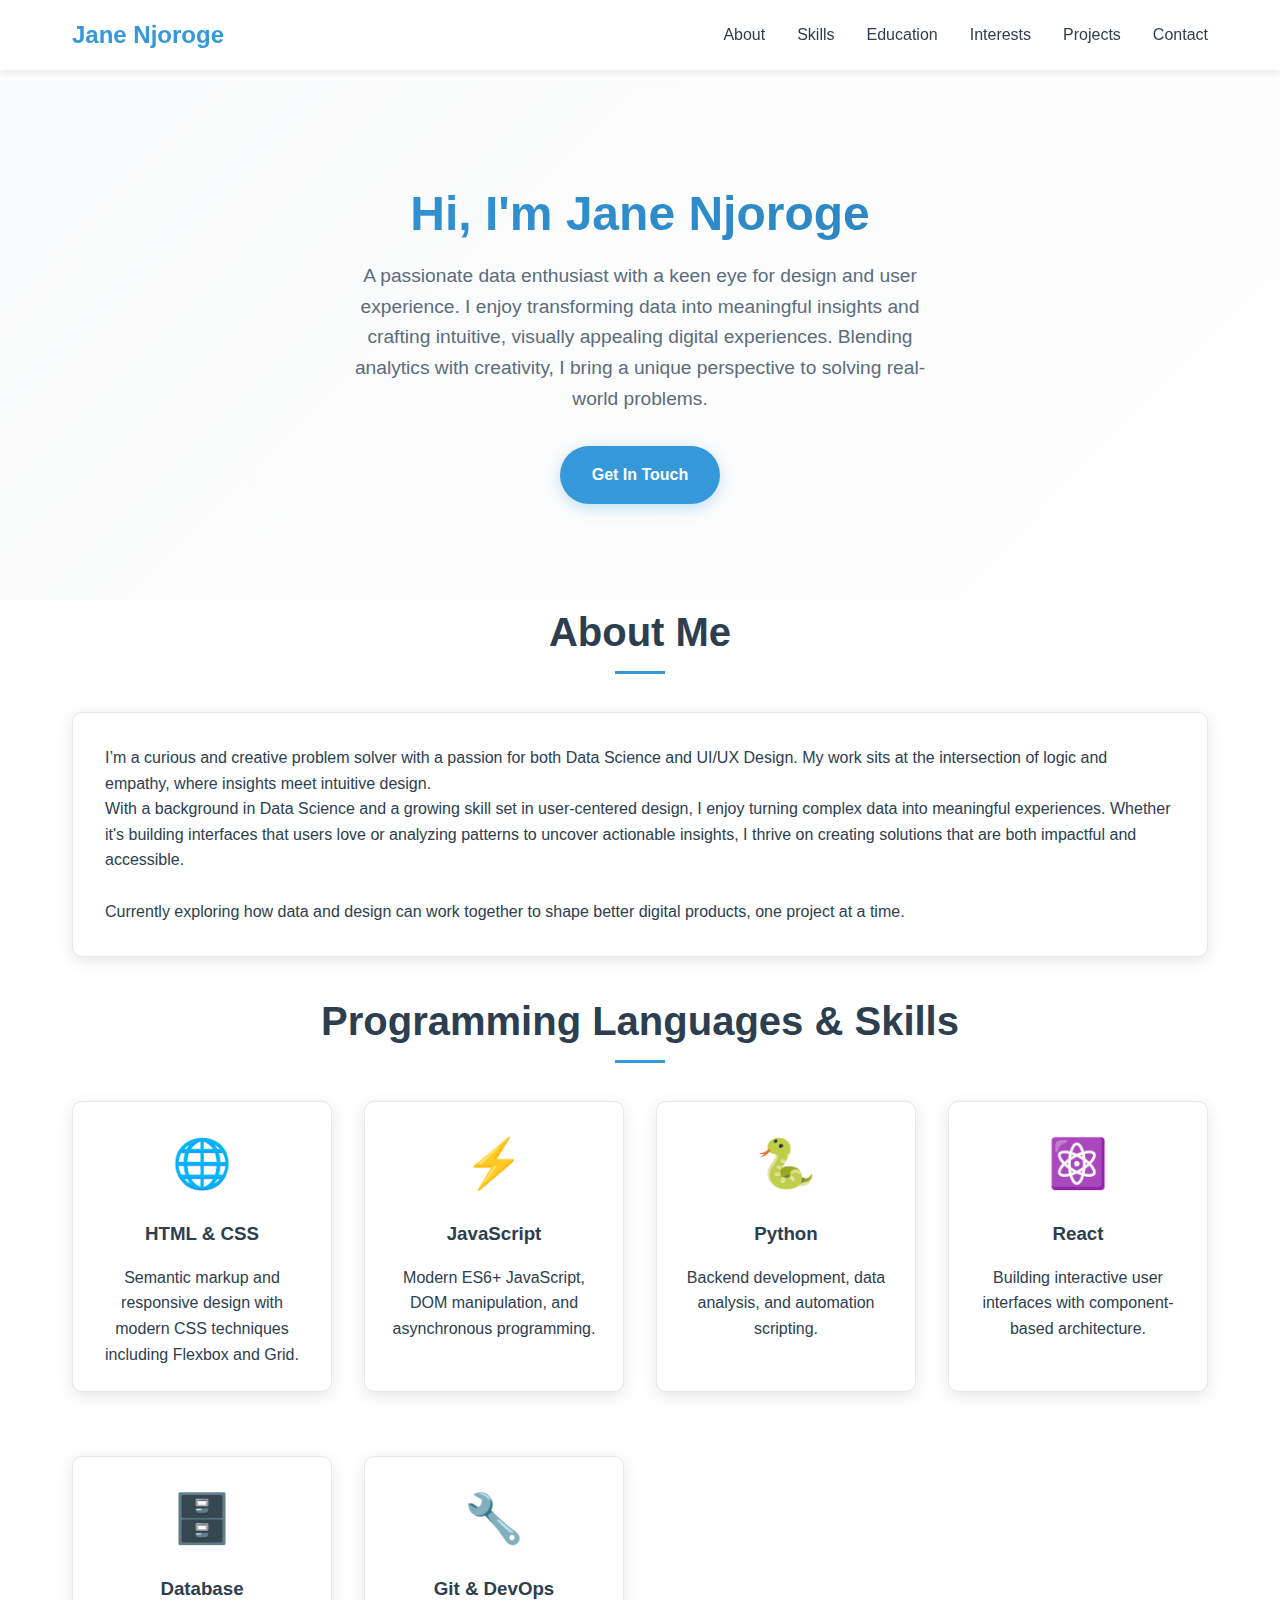
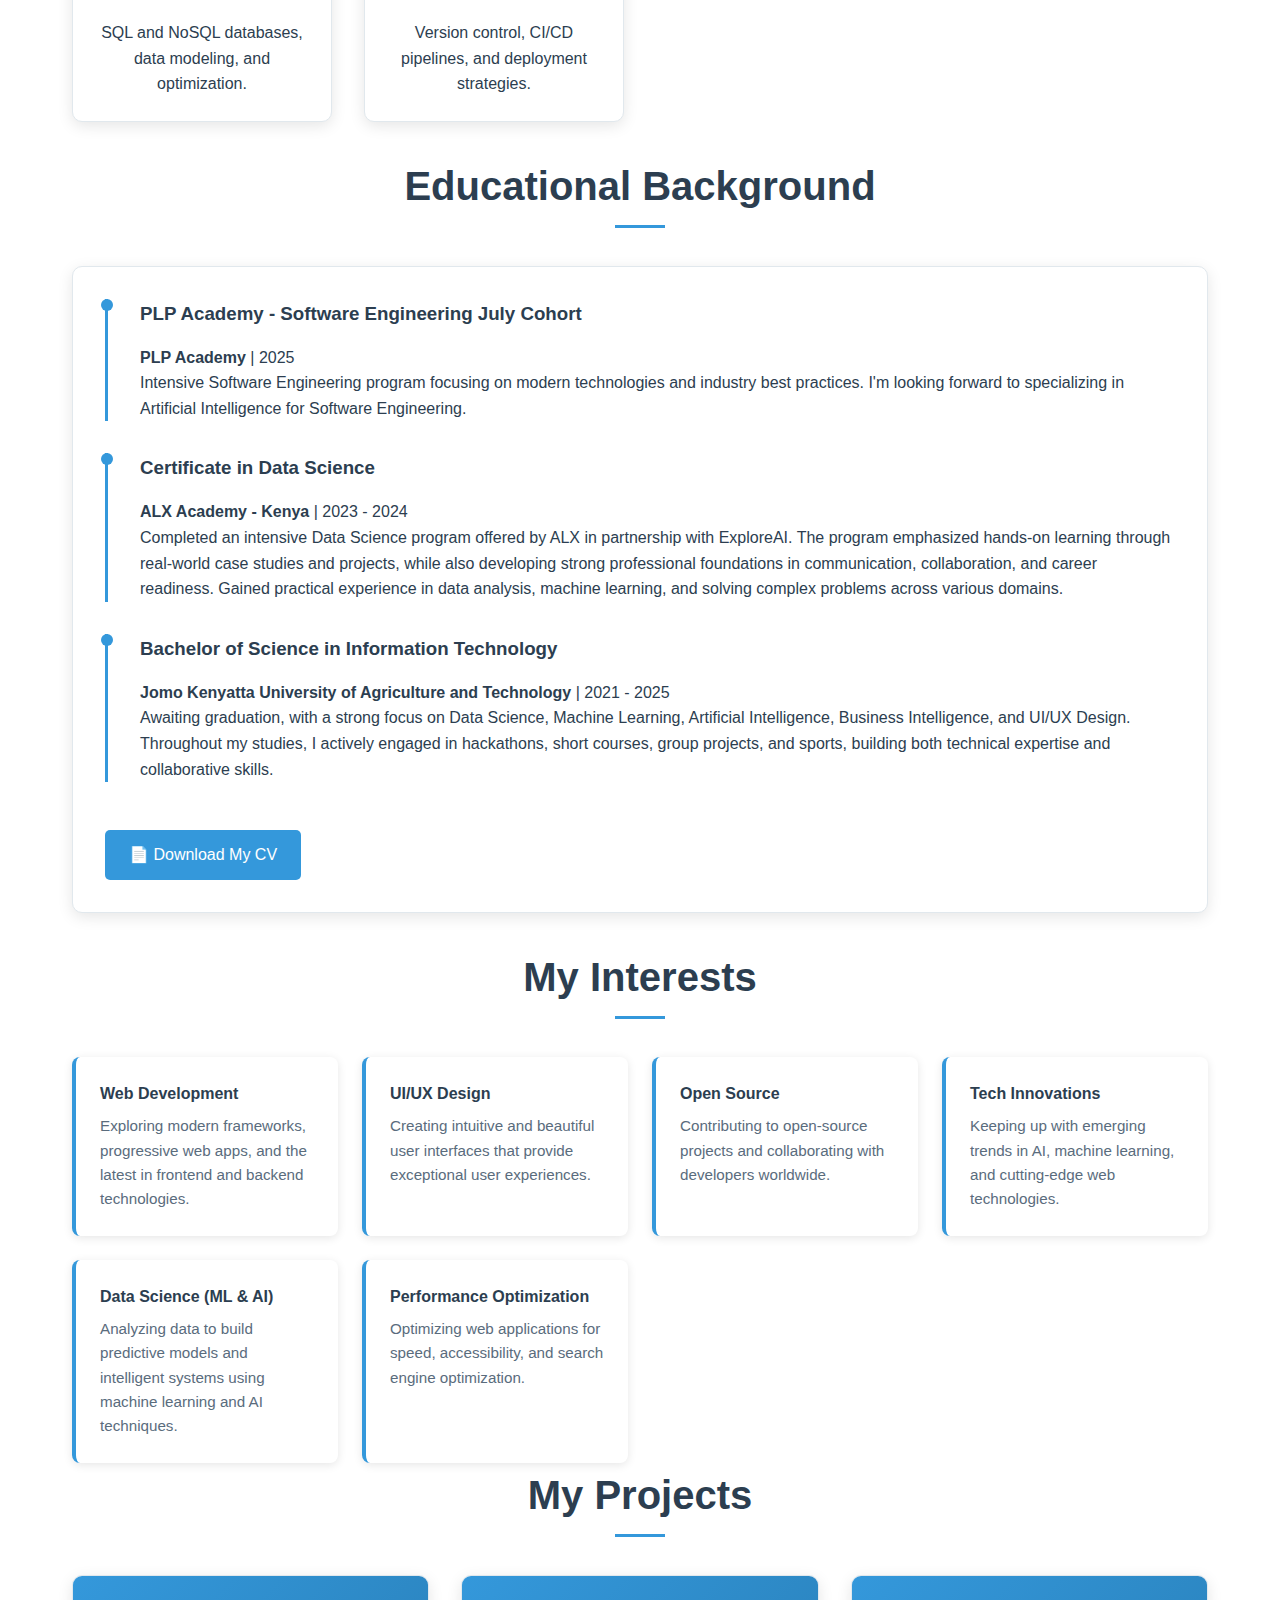
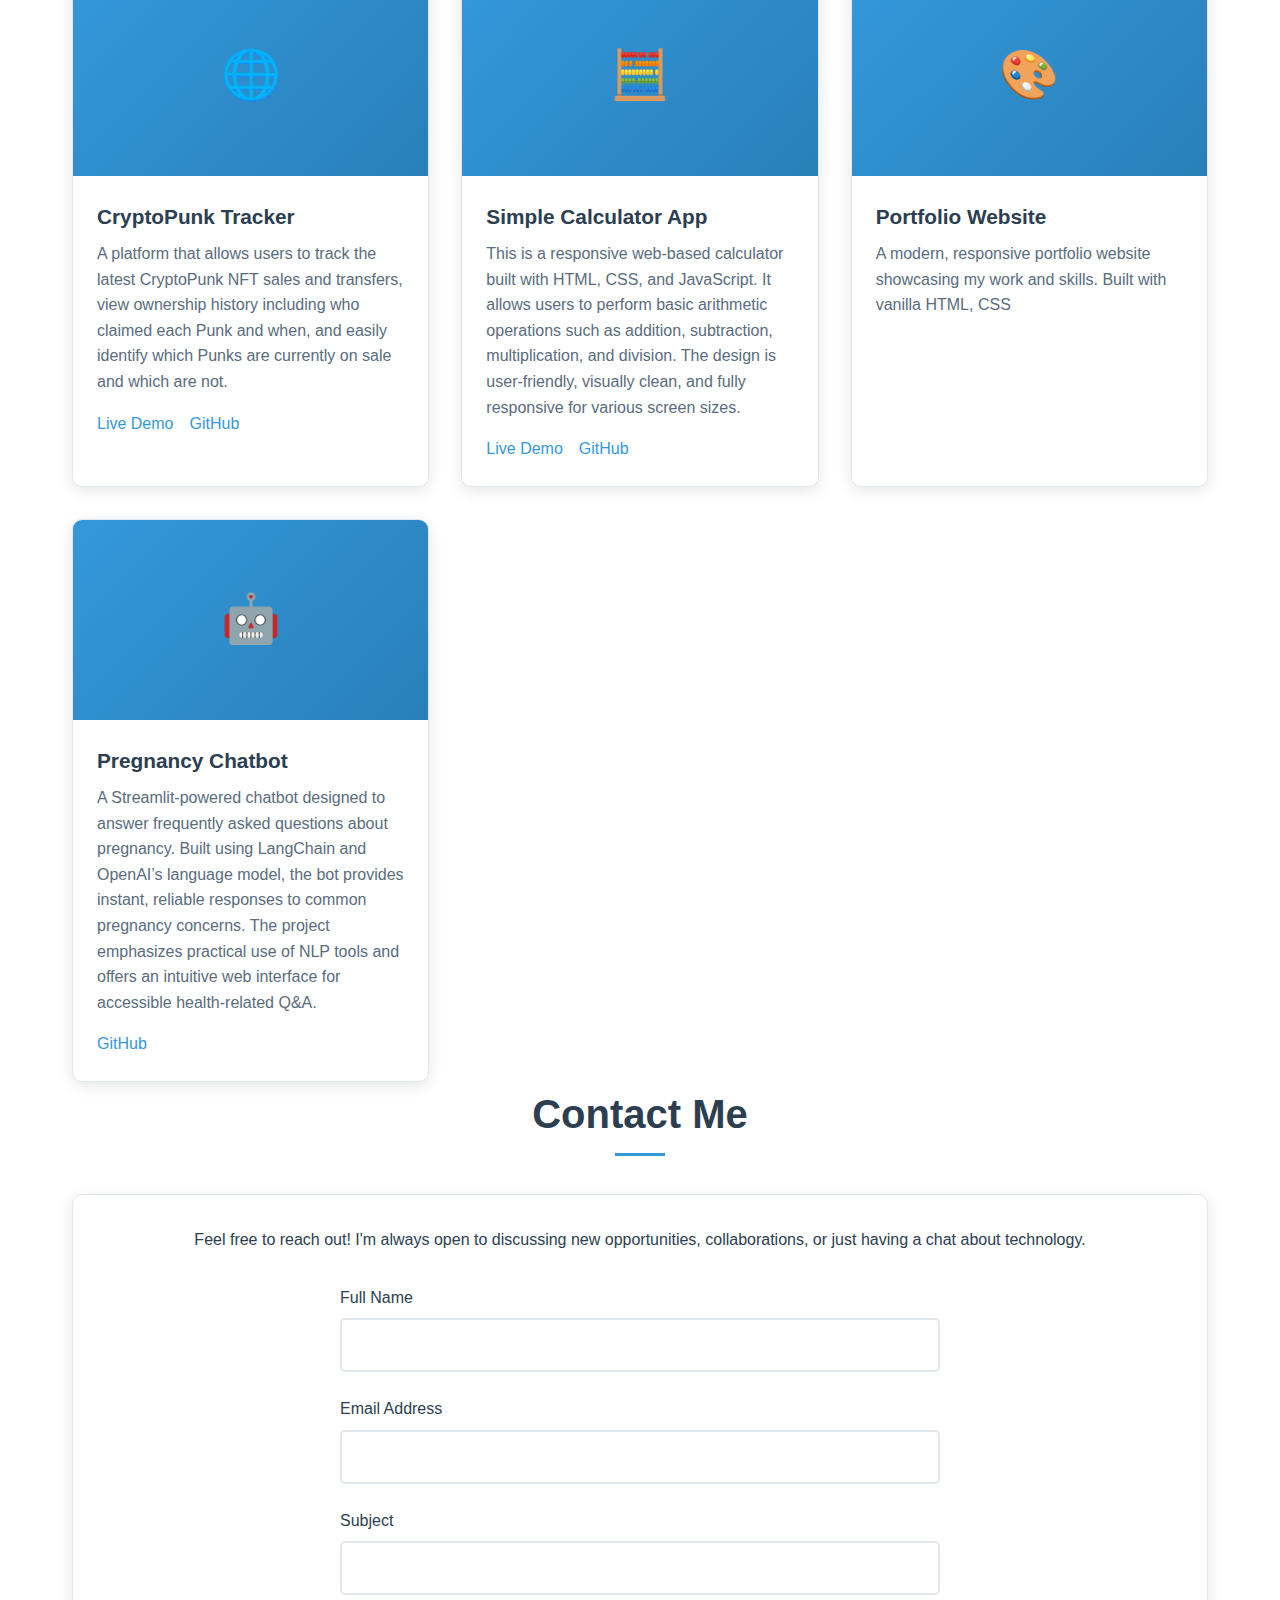
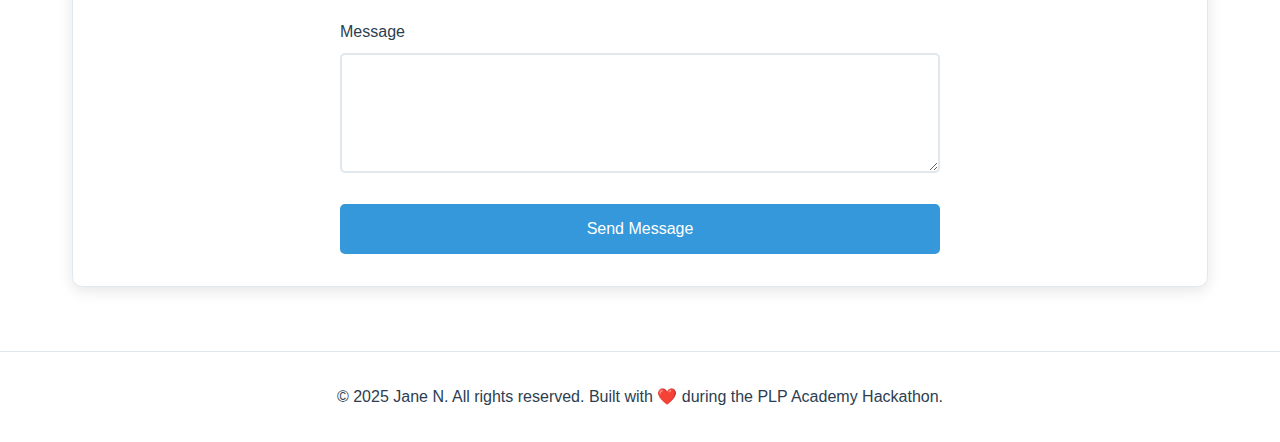
<file: index.html>
<!DOCTYPE html>
<html lang="en">
<head>
    <meta charset="UTF-8">
    <meta name="viewport" content="width=device-width, initial-scale=1.0">
    <title>Jane Njoroge Portfolio</title>
    <link rel="stylesheet" href="styles.css">
</head>
<body>
    <header>
        <nav>
            <div class="logo">Jane Njoroge</div>
            <ul class="nav-links">
                <li><a href="#about">About</a></li>
                <li><a href="#skills">Skills</a></li>
                <li><a href="#education">Education</a></li>
                <li><a href="#interests">Interests</a></li>
                <li><a href="#projects">Projects</a></li>
                <li><a href="#contact">Contact</a></li>
            </ul>
        </nav>
    </header>

    <main>
        <!-- Hero Section -->
        <section class="hero">
            <div class="container">
                <div class="hero-content">
                    <h1>Hi, I'm Jane Njoroge</h1>
                    <p>A passionate data enthusiast with a keen eye for design and user experience. I enjoy transforming data into meaningful insights and crafting intuitive, visually appealing digital experiences. Blending analytics with creativity, I bring a unique perspective to solving real-world problems.</p>
                    <a href="#contact" class="cta-button">Get In Touch</a>
                </div>
            </div>
        </section>

        <!-- About Section -->
        <section id="about" class="container">
            <h2>About Me</h2>
            <div class="card">
                <p>I’m a curious and creative problem solver with a passion for both Data Science and UI/UX Design. My work sits at the intersection of logic and empathy, where insights meet intuitive design.</p>
                <p>With a background in Data Science and a growing skill set in user-centered design, I enjoy turning complex data into meaningful experiences. Whether it's building interfaces that users love or analyzing patterns to uncover actionable insights, I thrive on creating solutions that are both impactful and accessible.</p> 
                <br>
                <p>Currently exploring how data and design can work together to shape better digital products, one project at a time.</p>
            </div>
        </section>

        <!-- Skills Section -->
        <section id="skills" class="container">
            <h2>Programming Languages & Skills</h2>
            <div class="skills-grid">
                <div class="skill-item card">
                    <div class="skill-icon">🌐</div>
                    <h3>HTML & CSS</h3>
                    <p>Semantic markup and responsive design with modern CSS techniques including Flexbox and Grid.</p>
                </div>
                <div class="skill-item card">
                    <div class="skill-icon">⚡</div>
                    <h3>JavaScript</h3>
                    <p>Modern ES6+ JavaScript, DOM manipulation, and asynchronous programming.</p>
                </div>
                <div class="skill-item card">
                    <div class="skill-icon">🐍</div>
                    <h3>Python</h3>
                    <p>Backend development, data analysis, and automation scripting.</p>
                </div>
                <div class="skill-item card">
                    <div class="skill-icon">⚛️</div>
                    <h3>React</h3>
                    <p>Building interactive user interfaces with component-based architecture.</p>
                </div>
                <div class="skill-item card">
                    <div class="skill-icon">🗄️</div>
                    <h3>Database</h3>
                    <p>SQL and NoSQL databases, data modeling, and optimization.</p>
                </div>
                <div class="skill-item card">
                    <div class="skill-icon">🔧</div>
                    <h3>Git & DevOps</h3>
                    <p>Version control, CI/CD pipelines, and deployment strategies.</p>
                </div>
            </div>
        </section>

        <!-- Education Section -->
        <section id="education" class="container">
            <h2>Educational Background</h2>
            <div class="card">
                <div class="education-item">
                    <h3>PLP Academy - Software Engineering July Cohort</h3>
                    <p><strong>PLP Academy</strong> | 2025</p>
                    <p>Intensive Software Engineering program focusing on modern technologies and industry best practices. I'm looking forward to specializing in Artificial Intelligence for Software Engineering.</p>
                </div>

                <div class="education-item">
                    <h3>Certificate in Data Science</h3>
                    <p><strong>ALX Academy - Kenya</strong> | 2023 - 2024</p>
                    <p>Completed an intensive Data Science program offered by ALX in partnership with ExploreAI. The program emphasized hands-on learning through real-world case studies and projects, while also developing strong professional foundations in communication, collaboration, and career readiness. Gained practical experience in data analysis, machine learning, and solving complex problems across various domains.</p>
                </div>

                <div class="education-item">
                    <h3>Bachelor of Science in Information Technology</h3>
                    <p><strong>Jomo Kenyatta University of Agriculture and Technology</strong> | 2021 - 2025</p>
                    <p>Awaiting graduation, with a strong focus on Data Science, Machine Learning, Artificial Intelligence, Business Intelligence, and UI/UX Design. Throughout my studies, I actively engaged in hackathons, short courses, group projects, and sports, building both technical expertise and collaborative skills.</p>
                </div>
                <a href="JANE NJOROGE DA.pdf" class="cv-download" download>📄 Download My CV</a>
            </div>
        </section>

        <!-- Interests Section -->
        <section id="interests" class="container">
            <h2>My Interests</h2>
            <div class="interests-list">
                <div class="interest-item">
                    <div class="interest-title">Web Development</div>
                    <div class="interest-description">Exploring modern frameworks, progressive web apps, and the latest in frontend and backend technologies.</div>
                </div>
                <div class="interest-item">
                    <div class="interest-title">UI/UX Design</div>
                    <div class="interest-description">Creating intuitive and beautiful user interfaces that provide exceptional user experiences.</div>
                </div>
                <div class="interest-item">
                    <div class="interest-title">Open Source</div>
                    <div class="interest-description">Contributing to open-source projects and collaborating with developers worldwide.</div>
                </div>
                <div class="interest-item">
                    <div class="interest-title">Tech Innovations</div>
                    <div class="interest-description">Keeping up with emerging trends in AI, machine learning, and cutting-edge web technologies.</div>
                </div>
                <div class="interest-item">
                    <div class="interest-title">Data Science (ML & AI)</div>
                    <div class="interest-description">Analyzing data to build predictive models and intelligent systems using machine learning and AI techniques.</div>
                </div>
                <div class="interest-item">
                    <div class="interest-title">Performance Optimization</div>
                    <div class="interest-description">Optimizing web applications for speed, accessibility, and search engine optimization.</div>
                </div>
            </div>
        </section>

        <!-- Projects Section -->
        <section id="projects" class="container">
            <h2>My Projects</h2>
            <div class="projects-grid">
                <div class="project-card">
                    <div class="project-image">🌐</div>
                    <div class="project-content">
                        <h3 class="project-title">CryptoPunk Tracker</h3>
                        <p class="project-description">A platform that allows users to track the latest CryptoPunk NFT sales and transfers, view ownership history including who claimed each Punk and when, and easily identify which Punks are currently on sale and which are not.</p>
                        <div class="project-links">
                            <a href="https://calebomondi.github.io/cryptopunk-tracker/" class="project-link">Live Demo</a>
                            <a href="https://github.com/J-Njoroge/cryptopunk-tracker.git" class="project-link">GitHub</a>
                        </div>
                    </div>
                </div>
                <div class="project-card">
                    <div class="project-image">🧮</div>
                    <div class="project-content">
                        <h3 class="project-title">Simple Calculator App</h3>
                        <p class="project-description">This is a responsive web-based calculator built with HTML, CSS, and JavaScript. It allows users to perform basic arithmetic operations such as addition, subtraction, multiplication, and division. The design is user-friendly, visually clean, and fully responsive for various screen sizes.</p>
                        <div class="project-links">
                            <a href="https://simple-calculator-ruddy-nine.vercel.app/" class="project-link">Live Demo</a>
                            <a href="https://github.com/J-Njoroge/SimpleCalculator.git" class="project-link">GitHub</a>
                        </div>
                    </div>
                </div>
                <div class="project-card">
                    <div class="project-image">🎨</div>
                    <div class="project-content">
                        <h3 class="project-title">Portfolio Website</h3>
                        <p class="project-description">A modern, responsive portfolio website showcasing my work and skills. Built with vanilla HTML, CSS</p>
                        <!--<div class="project-links">
                            <a href="#" class="project-link">Live Demo</a>
                            <a href="#" class="project-link">GitHub</a>
                        </div>-->
                    </div>
                </div>
                <div class="project-card">
                    <div class="project-image">🤖</div>
                    <div class="project-content">
                        <h3 class="project-title">Pregnancy Chatbot</h3>
                        <p class="project-description">A Streamlit-powered chatbot designed to answer frequently asked questions about pregnancy. Built using LangChain and OpenAI’s language model, the bot provides instant, reliable responses to common pregnancy concerns. The project emphasizes practical use of NLP tools and offers an intuitive web interface for accessible health-related Q&A.</p>
                        <div class="project-links">
                           <!-- <a href="#" class="project-link">Live Demo</a> -->
                            <a href="https://github.com/J-Njoroge/Pregnancy_ChatBot.git" class="project-link">GitHub</a>
                        </div>
                    </div>
                </div>
            </div>
        </section>

        <!-- Contact Section -->
        <section id="contact" class="container">
            <h2>Contact Me</h2>
            <div class="card">
                <p style="text-align: center; margin-bottom: 2rem;">Feel free to reach out! I'm always open to discussing new opportunities, collaborations, or just having a chat about technology.</p>
                <form class="contact-form" action="mailto:jenny.njogs@gmail.com" method="post" enctype="text/plain">
                    <div class="form-group">
                        <label for="name">Full Name</label>
                        <input type="text" id="name" name="name" required>
                    </div>
                    <div class="form-group">
                        <label for="email">Email Address</label>
                        <input type="email" id="email" name="email" required>
                    </div>
                    <div class="form-group">
                        <label for="subject">Subject</label>
                        <input type="text" id="subject" name="subject" required>
                    </div>
                    <div class="form-group">
                        <label for="message">Message</label>
                        <textarea id="message" name="message" required></textarea>
                    </div>
                    <button type="submit" class="submit-btn">Send Message</button>
                </form>
            </div>
        </section>
    </main>

    <footer>
        <div class="container">
            <p>&copy; 2025 Jane N. All rights reserved. Built with ❤️ during the PLP Academy Hackathon.</p>
        </div>
    </footer>
</body>
</html>
</file>
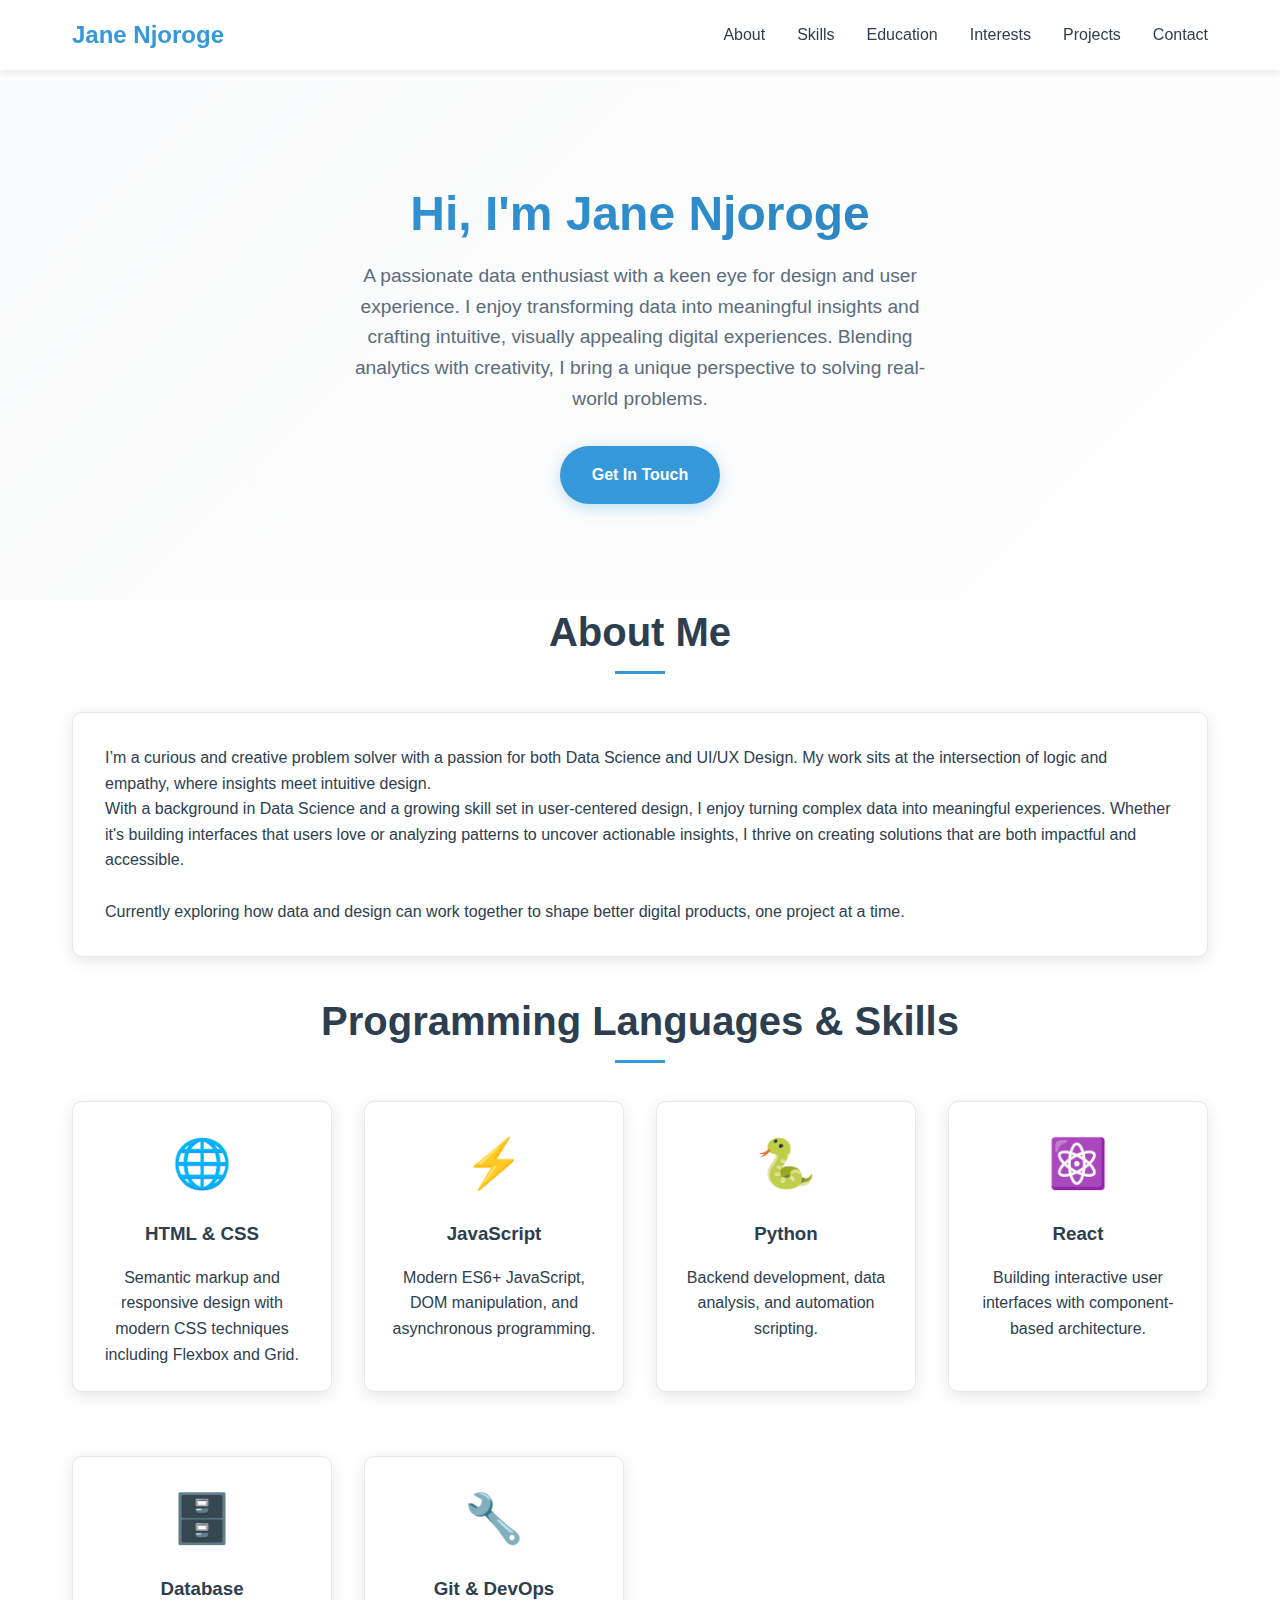
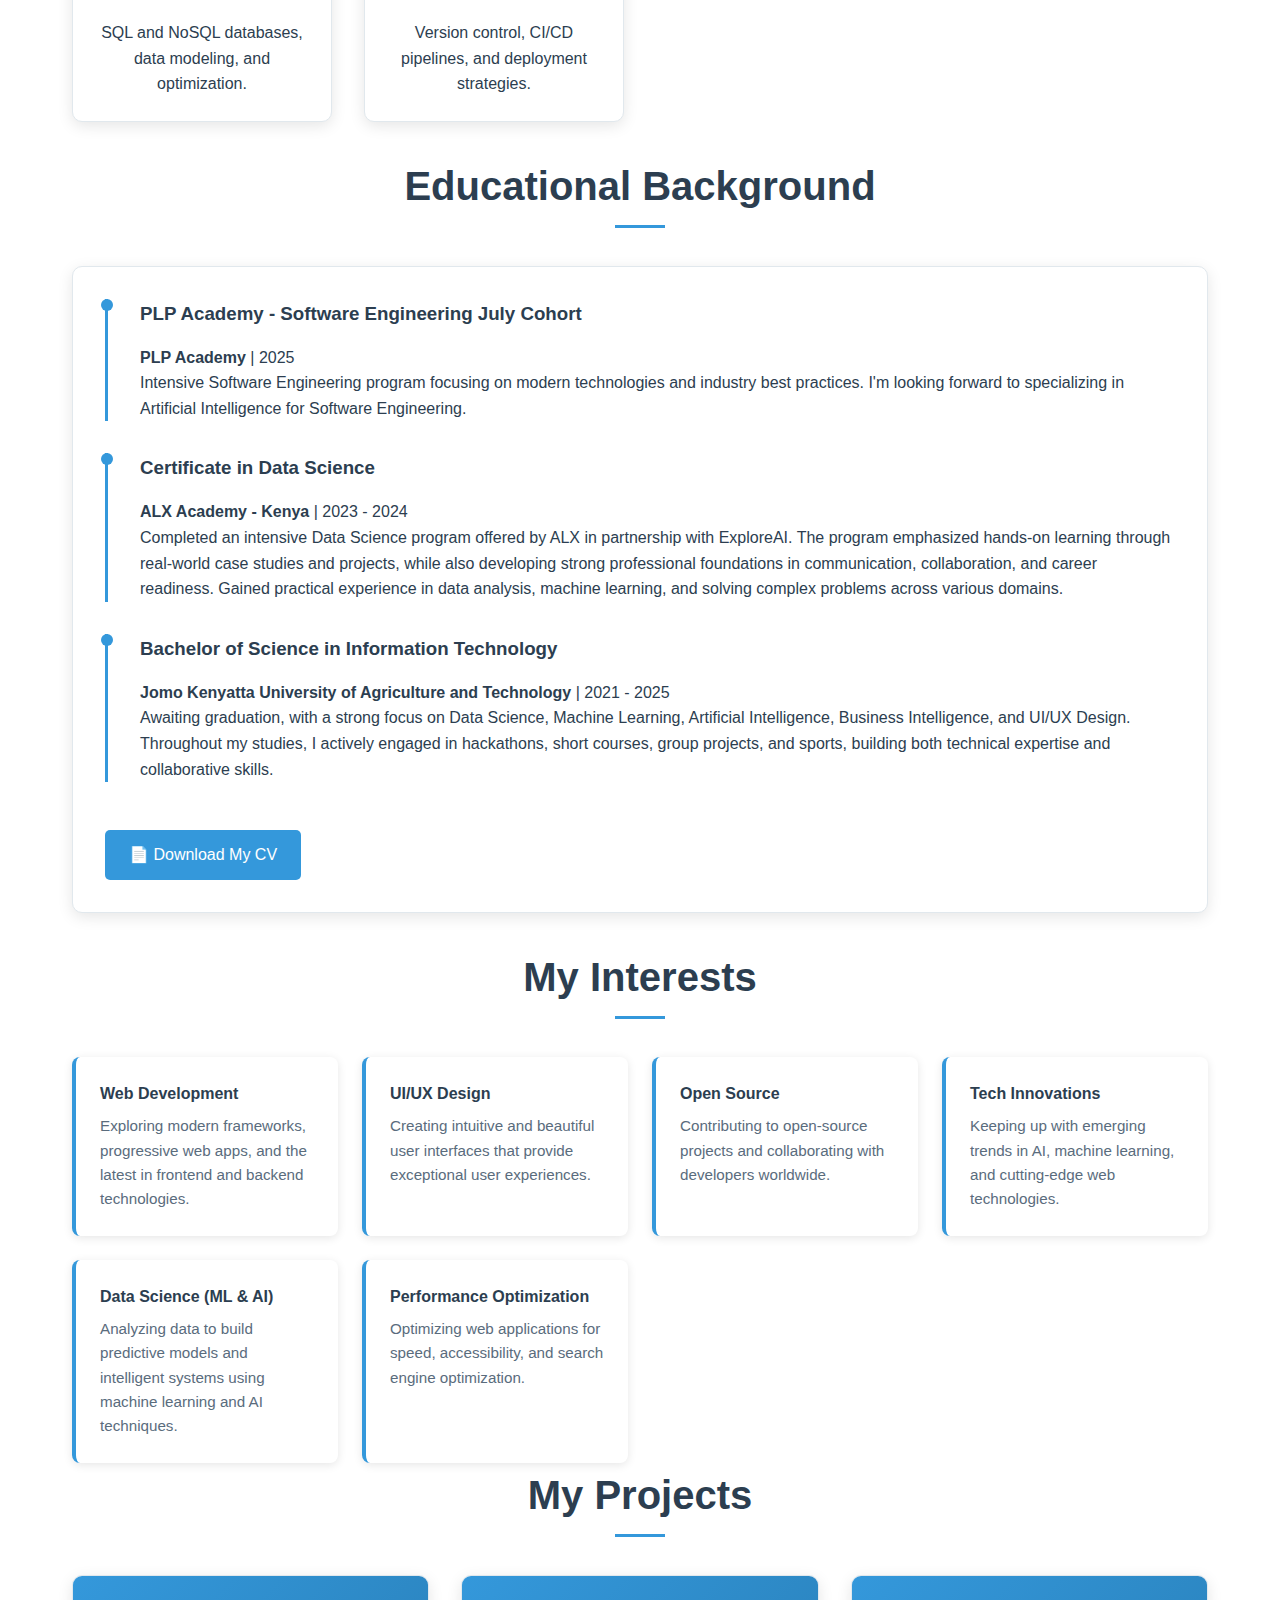
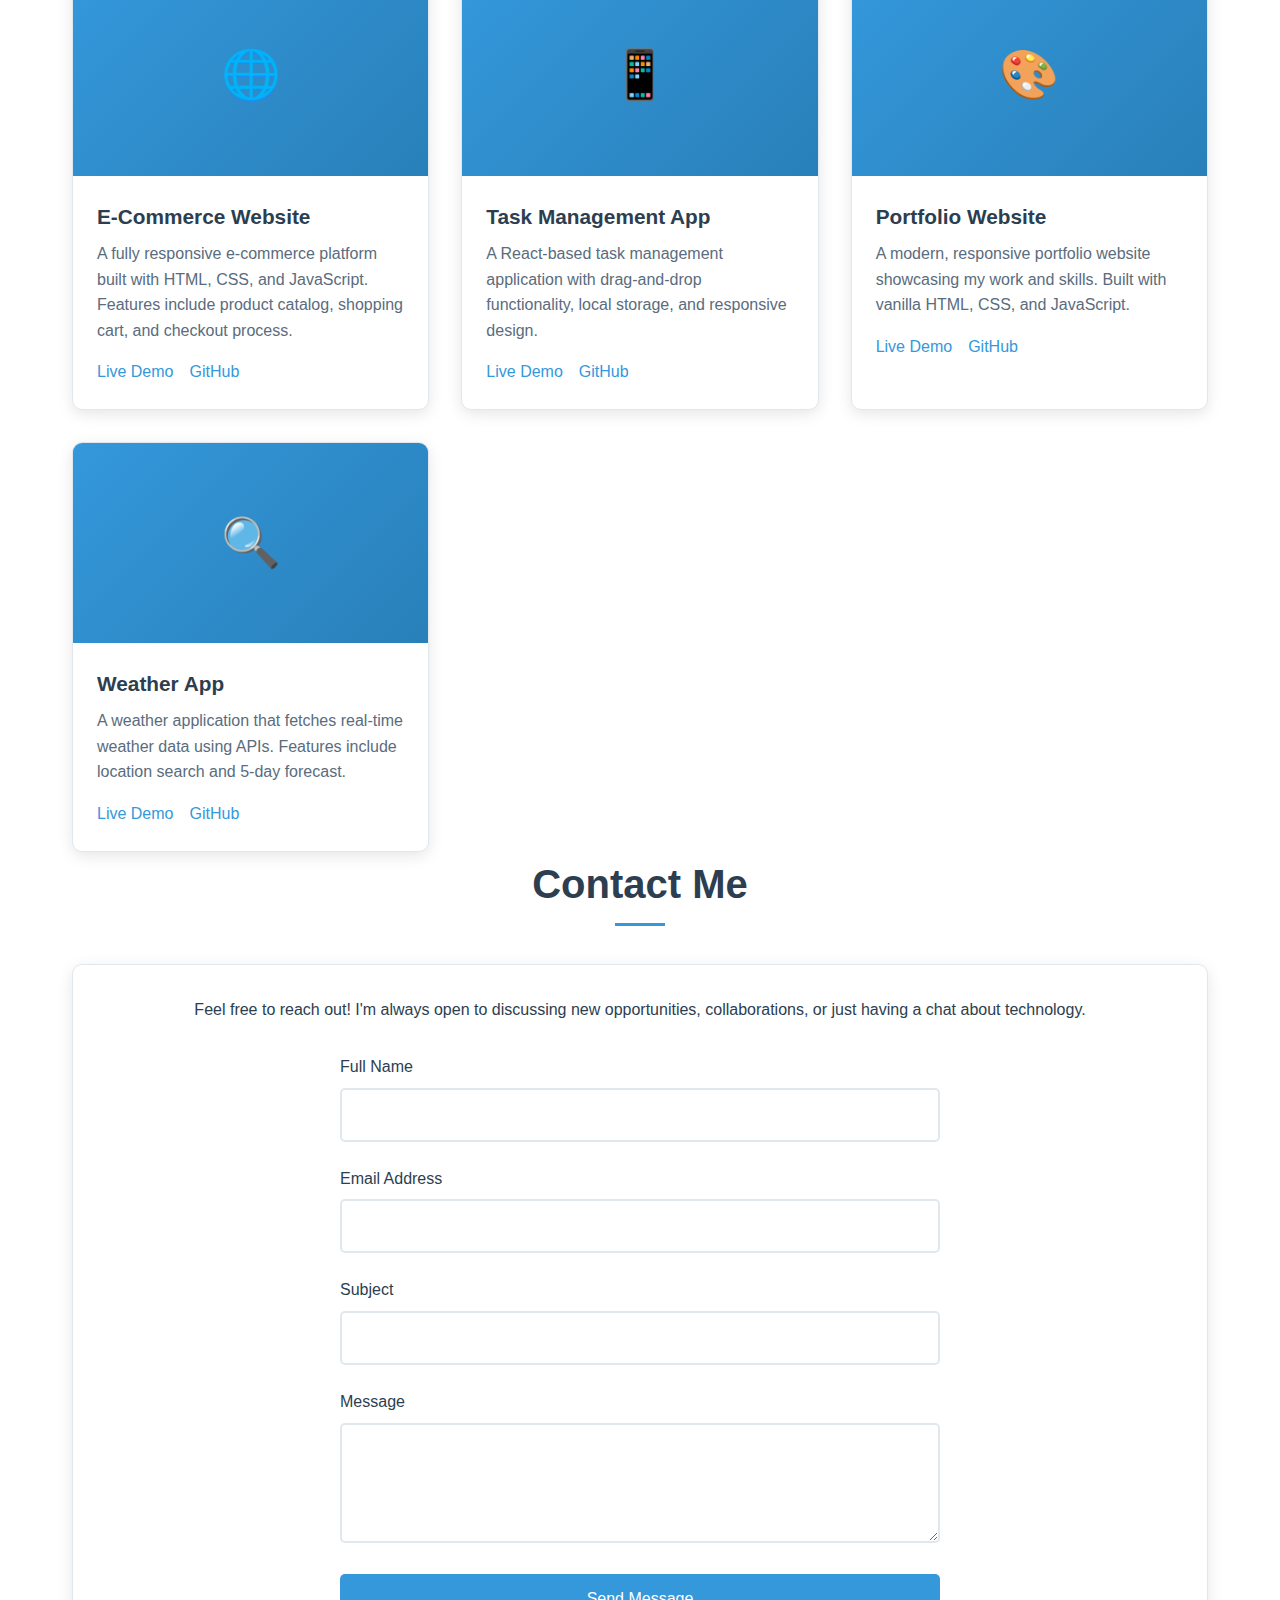
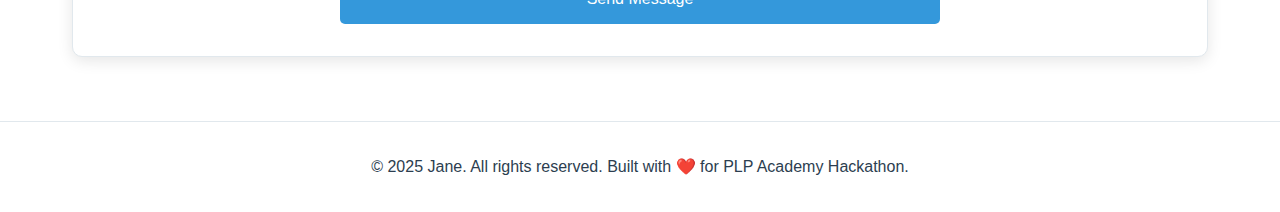
<file: jane_portfolio.html>
<!DOCTYPE html>
<html lang="en">
<head>
    <meta charset="UTF-8">
    <meta name="viewport" content="width=device-width, initial-scale=1.0">
    <title>Jane Njoroge Portfolio</title>
    <link rel="stylesheet" href="jane_portfolio.css">
</head>
<body>
    <header>
        <nav>
            <div class="logo">Jane Njoroge</div>
            <ul class="nav-links">
                <li><a href="#about">About</a></li>
                <li><a href="#skills">Skills</a></li>
                <li><a href="#education">Education</a></li>
                <li><a href="#interests">Interests</a></li>
                <li><a href="#projects">Projects</a></li>
                <li><a href="#contact">Contact</a></li>
            </ul>
        </nav>
    </header>

    <main>
        <!-- Hero Section -->
        <section class="hero">
            <div class="container">
                <div class="hero-content">
                    <h1>Hi, I'm Jane Njoroge</h1>
                    <p>A passionate data enthusiast with a keen eye for design and user experience. I enjoy transforming data into meaningful insights and crafting intuitive, visually appealing digital experiences. Blending analytics with creativity, I bring a unique perspective to solving real-world problems.</p>
                    <a href="#contact" class="cta-button">Get In Touch</a>
                </div>
            </div>
        </section>

        <!-- About Section -->
        <section id="about" class="container">
            <h2>About Me</h2>
            <div class="card">
                <p>I’m a curious and creative problem solver with a passion for both Data Science and UI/UX Design. My work sits at the intersection of logic and empathy, where insights meet intuitive design.</p>
                <p>With a background in Data Science and a growing skill set in user-centered design, I enjoy turning complex data into meaningful experiences. Whether it's building interfaces that users love or analyzing patterns to uncover actionable insights, I thrive on creating solutions that are both impactful and accessible.</p> 
                <br>
                <p>Currently exploring how data and design can work together to shape better digital products, one project at a time.</p>
            </div>
        </section>

        <!-- Skills Section -->
        <section id="skills" class="container">
            <h2>Programming Languages & Skills</h2>
            <div class="skills-grid">
                <div class="skill-item card">
                    <div class="skill-icon">🌐</div>
                    <h3>HTML & CSS</h3>
                    <p>Semantic markup and responsive design with modern CSS techniques including Flexbox and Grid.</p>
                </div>
                <div class="skill-item card">
                    <div class="skill-icon">⚡</div>
                    <h3>JavaScript</h3>
                    <p>Modern ES6+ JavaScript, DOM manipulation, and asynchronous programming.</p>
                </div>
                <div class="skill-item card">
                    <div class="skill-icon">🐍</div>
                    <h3>Python</h3>
                    <p>Backend development, data analysis, and automation scripting.</p>
                </div>
                <div class="skill-item card">
                    <div class="skill-icon">⚛️</div>
                    <h3>React</h3>
                    <p>Building interactive user interfaces with component-based architecture.</p>
                </div>
                <div class="skill-item card">
                    <div class="skill-icon">🗄️</div>
                    <h3>Database</h3>
                    <p>SQL and NoSQL databases, data modeling, and optimization.</p>
                </div>
                <div class="skill-item card">
                    <div class="skill-icon">🔧</div>
                    <h3>Git & DevOps</h3>
                    <p>Version control, CI/CD pipelines, and deployment strategies.</p>
                </div>
            </div>
        </section>

        <!-- Education Section -->
        <section id="education" class="container">
            <h2>Educational Background</h2>
            <div class="card">
                <div class="education-item">
                    <h3>PLP Academy - Software Engineering July Cohort</h3>
                    <p><strong>PLP Academy</strong> | 2025</p>
                    <p>Intensive Software Engineering program focusing on modern technologies and industry best practices. I'm looking forward to specializing in Artificial Intelligence for Software Engineering.</p>
                </div>

                <div class="education-item">
                    <h3>Certificate in Data Science</h3>
                    <p><strong>ALX Academy - Kenya</strong> | 2023 - 2024</p>
                    <p>Completed an intensive Data Science program offered by ALX in partnership with ExploreAI. The program emphasized hands-on learning through real-world case studies and projects, while also developing strong professional foundations in communication, collaboration, and career readiness. Gained practical experience in data analysis, machine learning, and solving complex problems across various domains.</p>
                </div>

                <div class="education-item">
                    <h3>Bachelor of Science in Information Technology</h3>
                    <p><strong>Jomo Kenyatta University of Agriculture and Technology</strong> | 2021 - 2025</p>
                    <p>Awaiting graduation, with a strong focus on Data Science, Machine Learning, Artificial Intelligence, Business Intelligence, and UI/UX Design. Throughout my studies, I actively engaged in hackathons, short courses, group projects, and sports, building both technical expertise and collaborative skills.</p>
                </div>
                <a href="JANE NJOROGE DA.pdf" class="cv-download" download>📄 Download My CV</a>
            </div>
        </section>

        <!-- Interests Section -->
        <section id="interests" class="container">
            <h2>My Interests</h2>
            <div class="interests-list">
                <div class="interest-item">
                    <div class="interest-title">Web Development</div>
                    <div class="interest-description">Exploring modern frameworks, progressive web apps, and the latest in frontend and backend technologies.</div>
                </div>
                <div class="interest-item">
                    <div class="interest-title">UI/UX Design</div>
                    <div class="interest-description">Creating intuitive and beautiful user interfaces that provide exceptional user experiences.</div>
                </div>
                <div class="interest-item">
                    <div class="interest-title">Open Source</div>
                    <div class="interest-description">Contributing to open-source projects and collaborating with developers worldwide.</div>
                </div>
                <div class="interest-item">
                    <div class="interest-title">Tech Innovations</div>
                    <div class="interest-description">Keeping up with emerging trends in AI, machine learning, and cutting-edge web technologies.</div>
                </div>
                <div class="interest-item">
                    <div class="interest-title">Data Science (ML & AI)</div>
                    <div class="interest-description">Analyzing data to build predictive models and intelligent systems using machine learning and AI techniques.</div>
                </div>
                <div class="interest-item">
                    <div class="interest-title">Performance Optimization</div>
                    <div class="interest-description">Optimizing web applications for speed, accessibility, and search engine optimization.</div>
                </div>
            </div>
        </section>

        <!-- Projects Section -->
        <section id="projects" class="container">
            <h2>My Projects</h2>
            <div class="projects-grid">
                <div class="project-card">
                    <div class="project-image">🌐</div>
                    <div class="project-content">
                        <h3 class="project-title">E-Commerce Website</h3>
                        <p class="project-description">A fully responsive e-commerce platform built with HTML, CSS, and JavaScript. Features include product catalog, shopping cart, and checkout process.</p>
                        <div class="project-links">
                            <a href="#" class="project-link">Live Demo</a>
                            <a href="#" class="project-link">GitHub</a>
                        </div>
                    </div>
                </div>
                <div class="project-card">
                    <div class="project-image">📱</div>
                    <div class="project-content">
                        <h3 class="project-title">Task Management App</h3>
                        <p class="project-description">A React-based task management application with drag-and-drop functionality, local storage, and responsive design.</p>
                        <div class="project-links">
                            <a href="#" class="project-link">Live Demo</a>
                            <a href="#" class="project-link">GitHub</a>
                        </div>
                    </div>
                </div>
                <div class="project-card">
                    <div class="project-image">🎨</div>
                    <div class="project-content">
                        <h3 class="project-title">Portfolio Website</h3>
                        <p class="project-description">A modern, responsive portfolio website showcasing my work and skills. Built with vanilla HTML, CSS, and JavaScript.</p>
                        <div class="project-links">
                            <a href="#" class="project-link">Live Demo</a>
                            <a href="#" class="project-link">GitHub</a>
                        </div>
                    </div>
                </div>
                <div class="project-card">
                    <div class="project-image">🔍</div>
                    <div class="project-content">
                        <h3 class="project-title">Weather App</h3>
                        <p class="project-description">A weather application that fetches real-time weather data using APIs. Features include location search and 5-day forecast.</p>
                        <div class="project-links">
                            <a href="#" class="project-link">Live Demo</a>
                            <a href="#" class="project-link">GitHub</a>
                        </div>
                    </div>
                </div>
            </div>
        </section>

        <!-- Contact Section -->
        <section id="contact" class="container">
            <h2>Contact Me</h2>
            <div class="card">
                <p style="text-align: center; margin-bottom: 2rem;">Feel free to reach out! I'm always open to discussing new opportunities, collaborations, or just having a chat about technology.</p>
                <form class="contact-form" action="mailto:jenny.njogs@gmail.com" method="post" enctype="text/plain">
                    <div class="form-group">
                        <label for="name">Full Name</label>
                        <input type="text" id="name" name="name" required>
                    </div>
                    <div class="form-group">
                        <label for="email">Email Address</label>
                        <input type="email" id="email" name="email" required>
                    </div>
                    <div class="form-group">
                        <label for="subject">Subject</label>
                        <input type="text" id="subject" name="subject" required>
                    </div>
                    <div class="form-group">
                        <label for="message">Message</label>
                        <textarea id="message" name="message" required></textarea>
                    </div>
                    <button type="submit" class="submit-btn">Send Message</button>
                </form>
            </div>
        </section>
    </main>

    <footer>
        <div class="container">
            <p>&copy; 2025 Jane. All rights reserved. Built with ❤️ for PLP Academy Hackathon.</p>
        </div>
    </footer>
</body>
</html>
</file>
<file: styles.css>
/* Light Mode (Default) */
:root {
    --bg-primary: #ffffff;
    --bg-secondary: #f8f9fa;
    --text-primary: #2c3e50;
    --text-secondary: #5a6c7d;
    --accent: #3498db;
    --accent-hover: #2980b9;
    --border: #e1e8ed;
    --shadow: rgba(0, 0, 0, 0.1);
    --card-bg: #ffffff;
}

/* Dark Mode - Automatically activated based on system preference */
@media (prefers-color-scheme: dark) {
    :root {
        --bg-primary: #1a1a1a;
        --bg-secondary: #2d2d2d;
        --text-primary: #ffffff;
        --text-secondary: #b0b0b0;
        --accent: #64b5f6;
        --accent-hover: #42a5f5;
        --border: #404040;
        --shadow: rgba(0, 0, 0, 0.3);
        --card-bg: #2d2d2d;
    }
}

* {
    margin: 0;
    padding: 0;
    box-sizing: border-box;
}

body {
    font-family: 'Segoe UI', Tahoma, Geneva, Verdana, sans-serif;
    line-height: 1.6;
    color: var(--text-primary);
    background-color: var(--bg-primary);
    transition: all 0.3s ease;
}

/* Header and Navigation */
header {
    background: var(--card-bg);
    box-shadow: 0 2px 10px var(--shadow);
    position: fixed;
    top: 0;
    width: 100%;
    z-index: 1000;
    transition: all 0.3s ease;
}

nav {
    max-width: 1200px;
    margin: 0 auto;
    padding: 1rem 2rem;
    display: flex;
    justify-content: space-between;
    align-items: center;
}

.logo {
    font-size: 1.5rem;
    font-weight: bold;
    color: var(--accent);
}

.nav-links {
    display: flex;
    list-style: none;
    gap: 2rem;
    align-items: center;
}

.nav-links a {
    text-decoration: none;
    color: var(--text-primary);
    font-weight: 500;
    transition: color 0.3s ease;
}

.nav-links a:hover {
    color: var(--accent);
}

/* Main Content */
main {
    margin-top: 80px;
}

.container {
    max-width: 1200px;
    margin: 0 auto;
    padding: 0 2rem;
}

section {
    padding: 4rem 0;
}

h1, h2, h3 {
    color: var(--text-primary);
    margin-bottom: 1rem;
}

h1 {
    font-size: 3rem;
    margin-bottom: 0.5rem;
}

h2 {
    font-size: 2.5rem;
    text-align: center;
    margin-bottom: 3rem;
    position: relative;
}

h2::after {
    content: '';
    width: 50px;
    height: 3px;
    background: var(--accent);
    position: absolute;
    bottom: -10px;
    left: 50%;
    transform: translateX(-50%);
}

/* Hero Section */
.hero {
    background: linear-gradient(135deg, var(--bg-secondary), var(--bg-primary));
    text-align: center;
    padding: 6rem 0;
}

.hero-content h1 {
    background: linear-gradient(135deg, var(--accent), var(--accent-hover));
    -webkit-background-clip: text;
    -webkit-text-fill-color: transparent;
    background-clip: text;
}

.hero-content p {
    font-size: 1.2rem;
    color: var(--text-secondary);
    margin-bottom: 2rem;
    max-width: 600px;
    margin-left: auto;
    margin-right: auto;
}

.cta-button {
    display: inline-block;
    background: var(--accent);
    color: white;
    padding: 1rem 2rem;
    text-decoration: none;
    border-radius: 30px;
    font-weight: 600;
    transition: all 0.3s ease;
    box-shadow: 0 4px 15px rgba(52, 152, 219, 0.3);
}

.cta-button:hover {
    background: var(--accent-hover);
    transform: translateY(-2px);
    box-shadow: 0 6px 20px rgba(52, 152, 219, 0.4);
}

/* Cards */
.card {
    background: var(--card-bg);
    padding: 2rem;
    border-radius: 10px;
    box-shadow: 0 4px 15px var(--shadow);
    margin-bottom: 2rem;
    transition: all 0.3s ease;
    border: 1px solid var(--border);
}

.card:hover {
    transform: translateY(-5px);
    box-shadow: 0 8px 25px var(--shadow);
}

/* Skills Grid */
.skills-grid {
    display: grid;
    grid-template-columns: repeat(auto-fit, minmax(250px, 1fr));
    gap: 2rem;
    margin-top: 2rem;
}

.skill-item {
    text-align: center;
    padding: 1.5rem;
}

.skill-icon {
    font-size: 3rem;
    margin-bottom: 1rem;
    color: var(--accent);
}

/* Projects Grid */
.projects-grid {
    display: grid;
    grid-template-columns: repeat(auto-fit, minmax(300px, 1fr));
    gap: 2rem;
    margin-top: 2rem;
}

.project-card {
    background: var(--card-bg);
    border-radius: 10px;
    overflow: hidden;
    box-shadow: 0 4px 15px var(--shadow);
    transition: all 0.3s ease;
    border: 1px solid var(--border);
}

.project-card:hover {
    transform: translateY(-5px);
    box-shadow: 0 8px 25px var(--shadow);
}

.project-image {
    height: 200px;
    background: linear-gradient(135deg, var(--accent), var(--accent-hover));
    display: flex;
    align-items: center;
    justify-content: center;
    font-size: 3rem;
    color: white;
}

.project-content {
    padding: 1.5rem;
}

.project-title {
    font-size: 1.3rem;
    margin-bottom: 0.5rem;
    color: var(--text-primary);
}

.project-description {
    color: var(--text-secondary);
    margin-bottom: 1rem;
}

.project-links {
    display: flex;
    gap: 1rem;
}

.project-link {
    color: var(--accent);
    text-decoration: none;
    font-weight: 500;
    transition: color 0.3s ease;
}

.project-link:hover {
    color: var(--accent-hover);
}

/* Education Section */
.education-item {
    border-left: 3px solid var(--accent);
    padding-left: 2rem;
    margin-bottom: 2rem;
    position: relative;
}

.education-item::before {
    content: '';
    width: 12px;
    height: 12px;
    background: var(--accent);
    border-radius: 50%;
    position: absolute;
    left: -7.5px;
    top: 0;
}

.cv-download {
    display: inline-block;
    background: var(--accent);
    color: white;
    padding: 0.75rem 1.5rem;
    text-decoration: none;
    border-radius: 5px;
    margin-top: 1rem;
    transition: background-color 0.3s ease;
}

.cv-download:hover {
    background: var(--accent-hover);
}

/* Contact Form */
.contact-form {
    max-width: 600px;
    margin: 0 auto;
}

.form-group {
    margin-bottom: 1.5rem;
}

.form-group label {
    display: block;
    margin-bottom: 0.5rem;
    font-weight: 500;
    color: var(--text-primary);
}

.form-group input,
.form-group textarea {
    width: 100%;
    padding: 1rem;
    border: 2px solid var(--border);
    border-radius: 5px;
    font-size: 1rem;
    background: var(--card-bg);
    color: var(--text-primary);
    transition: border-color 0.3s ease;
}

.form-group input:focus,
.form-group textarea:focus {
    outline: none;
    border-color: var(--accent);
}

.form-group textarea {
    height: 120px;
    resize: vertical;
}

.submit-btn {
    background: var(--accent);
    color: white;
    padding: 1rem 2rem;
    border: none;
    border-radius: 5px;
    font-size: 1rem;
    cursor: pointer;
    transition: background-color 0.3s ease;
    width: 100%;
}

.submit-btn:hover {
    background: var(--accent-hover);
}

/* Footer */
footer {
    background: var(--card-bg);
    text-align: center;
    padding: 2rem 0;
    border-top: 1px solid var(--border);
    margin-top: 4rem;
}

/* Responsive Design */
@media (max-width: 768px) {
    .nav-links {
        display: none;
    }

    h1 {
        font-size: 2rem;
    }

    h2 {
        font-size: 2rem;
    }

    .hero {
        padding: 4rem 0;
    }

    .container {
        padding: 0 1rem;
    }

    section {
        padding: 3rem 0;
    }
}

/* Smooth Scrolling */
html {
    scroll-behavior: smooth;
}

/* Interest Items */
.interests-list {
    display: grid;
    grid-template-columns: repeat(auto-fit, minmax(250px, 1fr));
    gap: 1.5rem;
    margin-top: 2rem;
}

.interest-item {
    padding: 1.5rem;
    background: var(--card-bg);
    border-radius: 8px;
    border-left: 4px solid var(--accent);
    box-shadow: 0 2px 10px var(--shadow);
    transition: all 0.3s ease;
}

.interest-item:hover {
    transform: translateX(5px);
}

.interest-title {
    font-weight: 600;
    color: var(--text-primary);
    margin-bottom: 0.5rem;
}

.interest-description {
    color: var(--text-secondary);
    font-size: 0.95rem;
}

/* About Section Styles */
.about-content {
    display: flex;
    align-items: flex-start;
    gap: 3rem;
    flex-wrap: wrap;
}

.profile-section {
    flex: 0 0 auto;
    display: flex;
    justify-content: center;
    align-items: center;
}

.profile-image-container {
    position: relative;
    width: 280px;
    height: 280px;
    border-radius: 50%;
    overflow: hidden;
    box-shadow: 0 8px 30px var(--shadow);
    border: 4px solid var(--accent);
    transition: all 0.3s ease;
}

.profile-image-container:hover {
    transform: scale(1.05);
    box-shadow: 0 12px 40px var(--shadow);
}

.profile-image {
    width: 100%;
    height: 100%;
    object-fit: cover;
    transition: all 0.3s ease;
}

.profile-image:hover {
    transform: scale(1.1);
}

.about-text {
    flex: 1;
    min-width: 300px;
}

.about-text p {
    margin-bottom: 1rem;
    line-height: 1.7;
}

/* Responsive adjustments for About section */
@media (max-width: 768px) {
    .about-content {
        flex-direction: column;
        text-align: center;
        gap: 2rem;
    }
    
    .profile-image-container {
        width: 220px;
        height: 220px;
        margin: 0 auto;
    }
    
    .about-text {
        text-align: left;
    }
}

@media (max-width: 480px) {
    .profile-image-container {
        width: 180px;
        height: 180px;
    }
}
.card,
.project-card,
.skill-item {
    animation: fadeInUp 0.6s ease forwards;
}

@keyframes fadeInUp {
    from {
        opacity: 0;
        transform: translateY(20px);
    }
    to {
        opacity: 1;
        transform: translateY(0);
    }
}
</file>
<file: jane_portfolio.css>
/* Light Mode (Default) */
:root {
    --bg-primary: #ffffff;
    --bg-secondary: #f8f9fa;
    --text-primary: #2c3e50;
    --text-secondary: #5a6c7d;
    --accent: #3498db;
    --accent-hover: #2980b9;
    --border: #e1e8ed;
    --shadow: rgba(0, 0, 0, 0.1);
    --card-bg: #ffffff;
}

/* Dark Mode - Automatically activated based on system preference */
@media (prefers-color-scheme: dark) {
    :root {
        --bg-primary: #1a1a1a;
        --bg-secondary: #2d2d2d;
        --text-primary: #ffffff;
        --text-secondary: #b0b0b0;
        --accent: #64b5f6;
        --accent-hover: #42a5f5;
        --border: #404040;
        --shadow: rgba(0, 0, 0, 0.3);
        --card-bg: #2d2d2d;
    }
}

* {
    margin: 0;
    padding: 0;
    box-sizing: border-box;
}

body {
    font-family: 'Segoe UI', Tahoma, Geneva, Verdana, sans-serif;
    line-height: 1.6;
    color: var(--text-primary);
    background-color: var(--bg-primary);
    transition: all 0.3s ease;
}

/* Header and Navigation */
header {
    background: var(--card-bg);
    box-shadow: 0 2px 10px var(--shadow);
    position: fixed;
    top: 0;
    width: 100%;
    z-index: 1000;
    transition: all 0.3s ease;
}

nav {
    max-width: 1200px;
    margin: 0 auto;
    padding: 1rem 2rem;
    display: flex;
    justify-content: space-between;
    align-items: center;
}

.logo {
    font-size: 1.5rem;
    font-weight: bold;
    color: var(--accent);
}

.nav-links {
    display: flex;
    list-style: none;
    gap: 2rem;
    align-items: center;
}

.nav-links a {
    text-decoration: none;
    color: var(--text-primary);
    font-weight: 500;
    transition: color 0.3s ease;
}

.nav-links a:hover {
    color: var(--accent);
}

/* Main Content */
main {
    margin-top: 80px;
}

.container {
    max-width: 1200px;
    margin: 0 auto;
    padding: 0 2rem;
}

section {
    padding: 4rem 0;
}

h1, h2, h3 {
    color: var(--text-primary);
    margin-bottom: 1rem;
}

h1 {
    font-size: 3rem;
    margin-bottom: 0.5rem;
}

h2 {
    font-size: 2.5rem;
    text-align: center;
    margin-bottom: 3rem;
    position: relative;
}

h2::after {
    content: '';
    width: 50px;
    height: 3px;
    background: var(--accent);
    position: absolute;
    bottom: -10px;
    left: 50%;
    transform: translateX(-50%);
}

/* Hero Section */
.hero {
    background: linear-gradient(135deg, var(--bg-secondary), var(--bg-primary));
    text-align: center;
    padding: 6rem 0;
}

.hero-content h1 {
    background: linear-gradient(135deg, var(--accent), var(--accent-hover));
    -webkit-background-clip: text;
    -webkit-text-fill-color: transparent;
    background-clip: text;
}

.hero-content p {
    font-size: 1.2rem;
    color: var(--text-secondary);
    margin-bottom: 2rem;
    max-width: 600px;
    margin-left: auto;
    margin-right: auto;
}

.cta-button {
    display: inline-block;
    background: var(--accent);
    color: white;
    padding: 1rem 2rem;
    text-decoration: none;
    border-radius: 30px;
    font-weight: 600;
    transition: all 0.3s ease;
    box-shadow: 0 4px 15px rgba(52, 152, 219, 0.3);
}

.cta-button:hover {
    background: var(--accent-hover);
    transform: translateY(-2px);
    box-shadow: 0 6px 20px rgba(52, 152, 219, 0.4);
}

/* Cards */
.card {
    background: var(--card-bg);
    padding: 2rem;
    border-radius: 10px;
    box-shadow: 0 4px 15px var(--shadow);
    margin-bottom: 2rem;
    transition: all 0.3s ease;
    border: 1px solid var(--border);
}

.card:hover {
    transform: translateY(-5px);
    box-shadow: 0 8px 25px var(--shadow);
}

/* Skills Grid */
.skills-grid {
    display: grid;
    grid-template-columns: repeat(auto-fit, minmax(250px, 1fr));
    gap: 2rem;
    margin-top: 2rem;
}

.skill-item {
    text-align: center;
    padding: 1.5rem;
}

.skill-icon {
    font-size: 3rem;
    margin-bottom: 1rem;
    color: var(--accent);
}

/* Projects Grid */
.projects-grid {
    display: grid;
    grid-template-columns: repeat(auto-fit, minmax(300px, 1fr));
    gap: 2rem;
    margin-top: 2rem;
}

.project-card {
    background: var(--card-bg);
    border-radius: 10px;
    overflow: hidden;
    box-shadow: 0 4px 15px var(--shadow);
    transition: all 0.3s ease;
    border: 1px solid var(--border);
}

.project-card:hover {
    transform: translateY(-5px);
    box-shadow: 0 8px 25px var(--shadow);
}

.project-image {
    height: 200px;
    background: linear-gradient(135deg, var(--accent), var(--accent-hover));
    display: flex;
    align-items: center;
    justify-content: center;
    font-size: 3rem;
    color: white;
}

.project-content {
    padding: 1.5rem;
}

.project-title {
    font-size: 1.3rem;
    margin-bottom: 0.5rem;
    color: var(--text-primary);
}

.project-description {
    color: var(--text-secondary);
    margin-bottom: 1rem;
}

.project-links {
    display: flex;
    gap: 1rem;
}

.project-link {
    color: var(--accent);
    text-decoration: none;
    font-weight: 500;
    transition: color 0.3s ease;
}

.project-link:hover {
    color: var(--accent-hover);
}

/* Education Section */
.education-item {
    border-left: 3px solid var(--accent);
    padding-left: 2rem;
    margin-bottom: 2rem;
    position: relative;
}

.education-item::before {
    content: '';
    width: 12px;
    height: 12px;
    background: var(--accent);
    border-radius: 50%;
    position: absolute;
    left: -7.5px;
    top: 0;
}

.cv-download {
    display: inline-block;
    background: var(--accent);
    color: white;
    padding: 0.75rem 1.5rem;
    text-decoration: none;
    border-radius: 5px;
    margin-top: 1rem;
    transition: background-color 0.3s ease;
}

.cv-download:hover {
    background: var(--accent-hover);
}

/* Contact Form */
.contact-form {
    max-width: 600px;
    margin: 0 auto;
}

.form-group {
    margin-bottom: 1.5rem;
}

.form-group label {
    display: block;
    margin-bottom: 0.5rem;
    font-weight: 500;
    color: var(--text-primary);
}

.form-group input,
.form-group textarea {
    width: 100%;
    padding: 1rem;
    border: 2px solid var(--border);
    border-radius: 5px;
    font-size: 1rem;
    background: var(--card-bg);
    color: var(--text-primary);
    transition: border-color 0.3s ease;
}

.form-group input:focus,
.form-group textarea:focus {
    outline: none;
    border-color: var(--accent);
}

.form-group textarea {
    height: 120px;
    resize: vertical;
}

.submit-btn {
    background: var(--accent);
    color: white;
    padding: 1rem 2rem;
    border: none;
    border-radius: 5px;
    font-size: 1rem;
    cursor: pointer;
    transition: background-color 0.3s ease;
    width: 100%;
}

.submit-btn:hover {
    background: var(--accent-hover);
}

/* Footer */
footer {
    background: var(--card-bg);
    text-align: center;
    padding: 2rem 0;
    border-top: 1px solid var(--border);
    margin-top: 4rem;
}

/* Responsive Design */
@media (max-width: 768px) {
    .nav-links {
        display: none;
    }

    h1 {
        font-size: 2rem;
    }

    h2 {
        font-size: 2rem;
    }

    .hero {
        padding: 4rem 0;
    }

    .container {
        padding: 0 1rem;
    }

    section {
        padding: 3rem 0;
    }
}

/* Smooth Scrolling */
html {
    scroll-behavior: smooth;
}

/* Interest Items */
.interests-list {
    display: grid;
    grid-template-columns: repeat(auto-fit, minmax(250px, 1fr));
    gap: 1.5rem;
    margin-top: 2rem;
}

.interest-item {
    padding: 1.5rem;
    background: var(--card-bg);
    border-radius: 8px;
    border-left: 4px solid var(--accent);
    box-shadow: 0 2px 10px var(--shadow);
    transition: all 0.3s ease;
}

.interest-item:hover {
    transform: translateX(5px);
}

.interest-title {
    font-weight: 600;
    color: var(--text-primary);
    margin-bottom: 0.5rem;
}

.interest-description {
    color: var(--text-secondary);
    font-size: 0.95rem;
}

/* Animation for cards on scroll (CSS-only approach) */
.card,
.project-card,
.skill-item {
    animation: fadeInUp 0.6s ease forwards;
}

@keyframes fadeInUp {
    from {
        opacity: 0;
        transform: translateY(20px);
    }
    to {
        opacity: 1;
        transform: translateY(0);
    }
}
</file>
